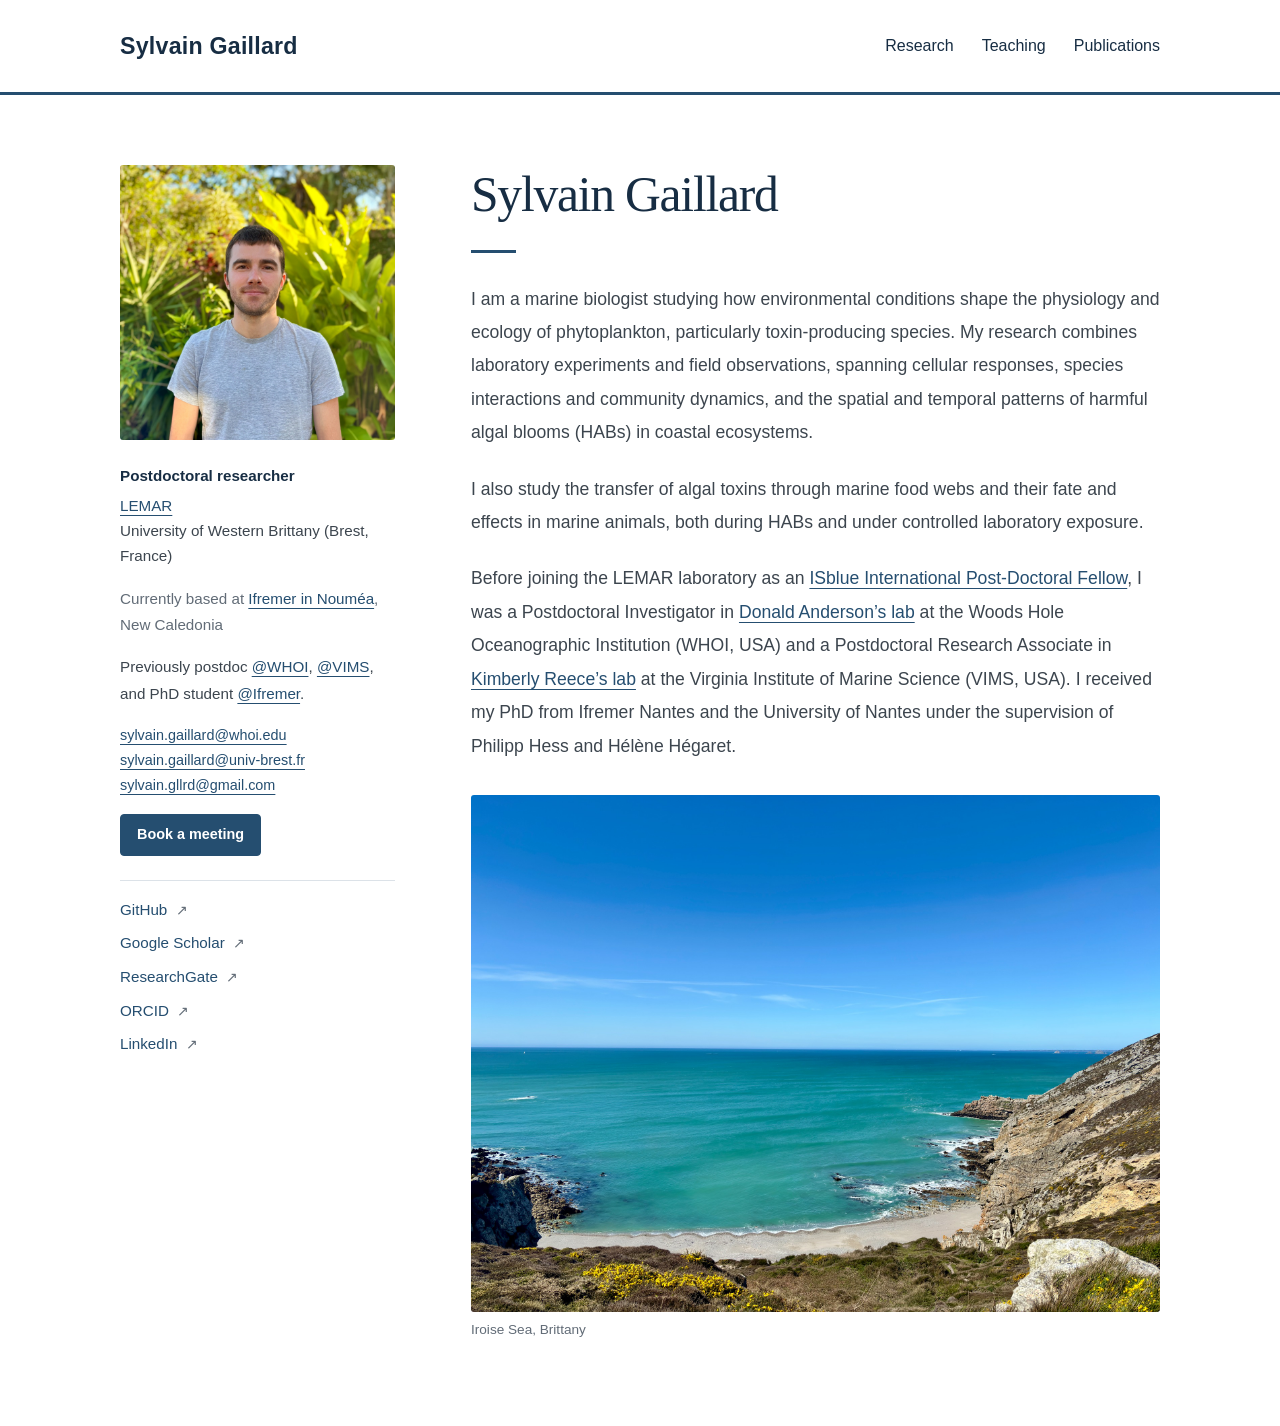
<file: index.html>
<!doctype html>
<html lang="en">
<head>
  <meta charset="utf-8">
  <meta name="viewport" content="width=device-width, initial-scale=1">
  <title>Sylvain Gaillard | Marine Biologist</title>
  <meta name="description" content="Sylvain Gaillard, marine biologist at LEMAR, University of Western Brittany, studying phytoplankton, harmful algal blooms, and marine toxins.">
  <meta name="theme-color" content="#172d43">
  <link rel="canonical" href="https://sylvaingaillard44.github.io/">
  <link rel="icon" type="image/svg+xml" href="assets/favicon.svg">
  <link rel="stylesheet" href="style.css?v=home-photo-2">
  <script type="application/ld+json">
{
  "@context": "https://schema.org",
  "@graph": [
    {
      "@type": "Person",
      "@id": "https://sylvaingaillard44.github.io/#person",
      "name": "Sylvain Gaillard",
      "url": "https://sylvaingaillard44.github.io/",
      "image": "https://sylvaingaillard44.github.io/assets/sylvain-gaillard.jpeg",
      "jobTitle": "Postdoctoral researcher",
      "affiliation": {
        "@type": "Organization",
        "name": "LEMAR, University of Western Brittany"
      },
      "description": "Sylvain Gaillard, marine biologist at LEMAR, University of Western Brittany, studying phytoplankton, harmful algal blooms, and marine toxins.",
      "knowsAbout": [
        "Marine biology",
        "Phytoplankton physiology and ecology",
        "Harmful algal blooms",
        "Marine toxins",
        "Dinophysis",
        "Shellfish toxicity"
      ],
      "sameAs": [
        "https://orcid.org/0000-0001-5592-4460",
        "https://scholar.google.fr/citations?user=MmAtBHYAAAAJ",
        "https://www.researchgate.net/profile/Sylvain_Gaillard4",
        "https://www.linkedin.com/in/sylvain-gaillard-9b6319aa/",
        "https://github.com/SylvainGaillard44"
      ]
    },
    {
      "@type": "WebSite",
      "@id": "https://sylvaingaillard44.github.io/#website",
      "url": "https://sylvaingaillard44.github.io/",
      "name": "Sylvain Gaillard | Marine Biologist",
      "inLanguage": "en",
      "publisher": {
        "@id": "https://sylvaingaillard44.github.io/#person"
      }
    }
  ]
}
  </script>
</head>
<body>
  <a class="skip-link" href="#main">Skip to content</a>
  <header class="site-header">
    <div class="header-inner"><a class="site-name" href="./" aria-label="Sylvain Gaillard — home">Sylvain Gaillard</a><nav class="main-nav" aria-label="Main navigation"><a href="research.html">Research</a><a href="teaching.html">Teaching</a><a href="publications.html">Publications</a></nav></div>
  </header>
  <main id="main" class="layout">
    <aside class="profile" aria-label="Profile and contact details">
      <img class="portrait" src="assets/sylvain-gaillard.jpeg" alt="Sylvain Gaillard outdoors in front of tropical greenery" width="1775" height="1408" fetchpriority="high">
      <div class="profile-details">
        <p class="position">Postdoctoral researcher</p>
        <p class="affiliation"><a href="https://www-iuem.univ-brest.fr/lemar/">LEMAR</a><br>University of Western Brittany (Brest, France)</p>
        <p class="location">Currently based at <a href="https://nouvelle-caledonie.ifremer.fr/">Ifremer in Nouméa</a>, New Caledonia</p>
        <p class="previous-positions">Previously postdoc <a href="https://www.whoi.edu/">@WHOI</a>, <a href="https://www.vims.edu/">@VIMS</a>, and PhD student <a href="https://www.ifremer.fr/en/sites/ifremer-atlantic">@Ifremer</a>.</p>
        <a class="email" href="mailto:sylvain.gaillard@whoi.edu">sylvain.gaillard@whoi.edu</a>
        <a class="email" href="mailto:sylvain.gaillard@univ-brest.fr">sylvain.gaillard@univ-brest.fr</a>
        <a class="email" href="mailto:sylvain.gllrd@gmail.com">sylvain.gllrd@gmail.com</a>
        <a class="meeting-button" href="https://calendar.app.google/4NpEWUiBq5aWFsDN9" target="_blank" rel="noopener noreferrer">Book a meeting</a>
        <nav class="profile-links" aria-label="Academic and professional profiles">
          <a href="https://github.com/SylvainGaillard44">GitHub <span aria-hidden="true">↗</span></a>
          <a href="https://scholar.google.fr/citations?user=MmAtBHYAAAAJ&hl=en">Google Scholar <span aria-hidden="true">↗</span></a>
          <a href="https://www.researchgate.net/profile/Sylvain_Gaillard4">ResearchGate <span aria-hidden="true">↗</span></a>
          <a href="https://orcid.org/0000-0001-5592-4460">ORCID <span aria-hidden="true">↗</span></a>
          <a href="https://www.linkedin.com/in/sylvain-gaillard-9b6319aa/">LinkedIn <span aria-hidden="true">↗</span></a>
          
        </nav>
      </div>
    </aside>
    <article class="introduction">
      <h1>Sylvain Gaillard</h1>
      <div class="accent" aria-hidden="true"></div>
      <p>I am a marine biologist studying how environmental conditions shape the physiology and ecology of phytoplankton, particularly toxin-producing species. My research combines laboratory experiments and field observations, spanning cellular responses, species interactions and community dynamics, and the spatial and temporal patterns of harmful algal blooms (HABs) in coastal ecosystems.</p>
      <p>I also study the transfer of algal toxins through marine food webs and their fate and effects in marine animals, both during HABs and under controlled laboratory exposure.</p>
      <p>Before joining the LEMAR laboratory as an <a href="https://isblue.fr/actualites/portrait/biologiste-marin-sylvain-explore-la-toxicite-des-microalgues/">ISblue International Post-Doctoral Fellow</a>, I was a Postdoctoral Investigator in <a href="https://www2.whoi.edu/site/andersonlab/">Donald Anderson’s lab</a> at the Woods Hole Oceanographic Institution (WHOI, USA) and a Postdoctoral Research Associate in <a href="https://www.vims.edu/people/reece_ks/">Kimberly Reece’s lab</a> at the Virginia Institute of Marine Science (VIMS, USA). I received my PhD from Ifremer Nantes and the University of Nantes under the supervision of Philipp Hess and Hélène Hégaret.</p>
      <figure class="home-landscape">
        <img src="assets/iroise-sea-brittany.jpeg" alt="Turquoise waters, a sandy beach, and rocky cliffs along the Iroise Sea in Brittany" width="2048" height="1536" loading="lazy" decoding="async">
        <figcaption>Iroise Sea, Brittany</figcaption>
      </figure>
    </article>
  </main>
</body>
</html>
</file>
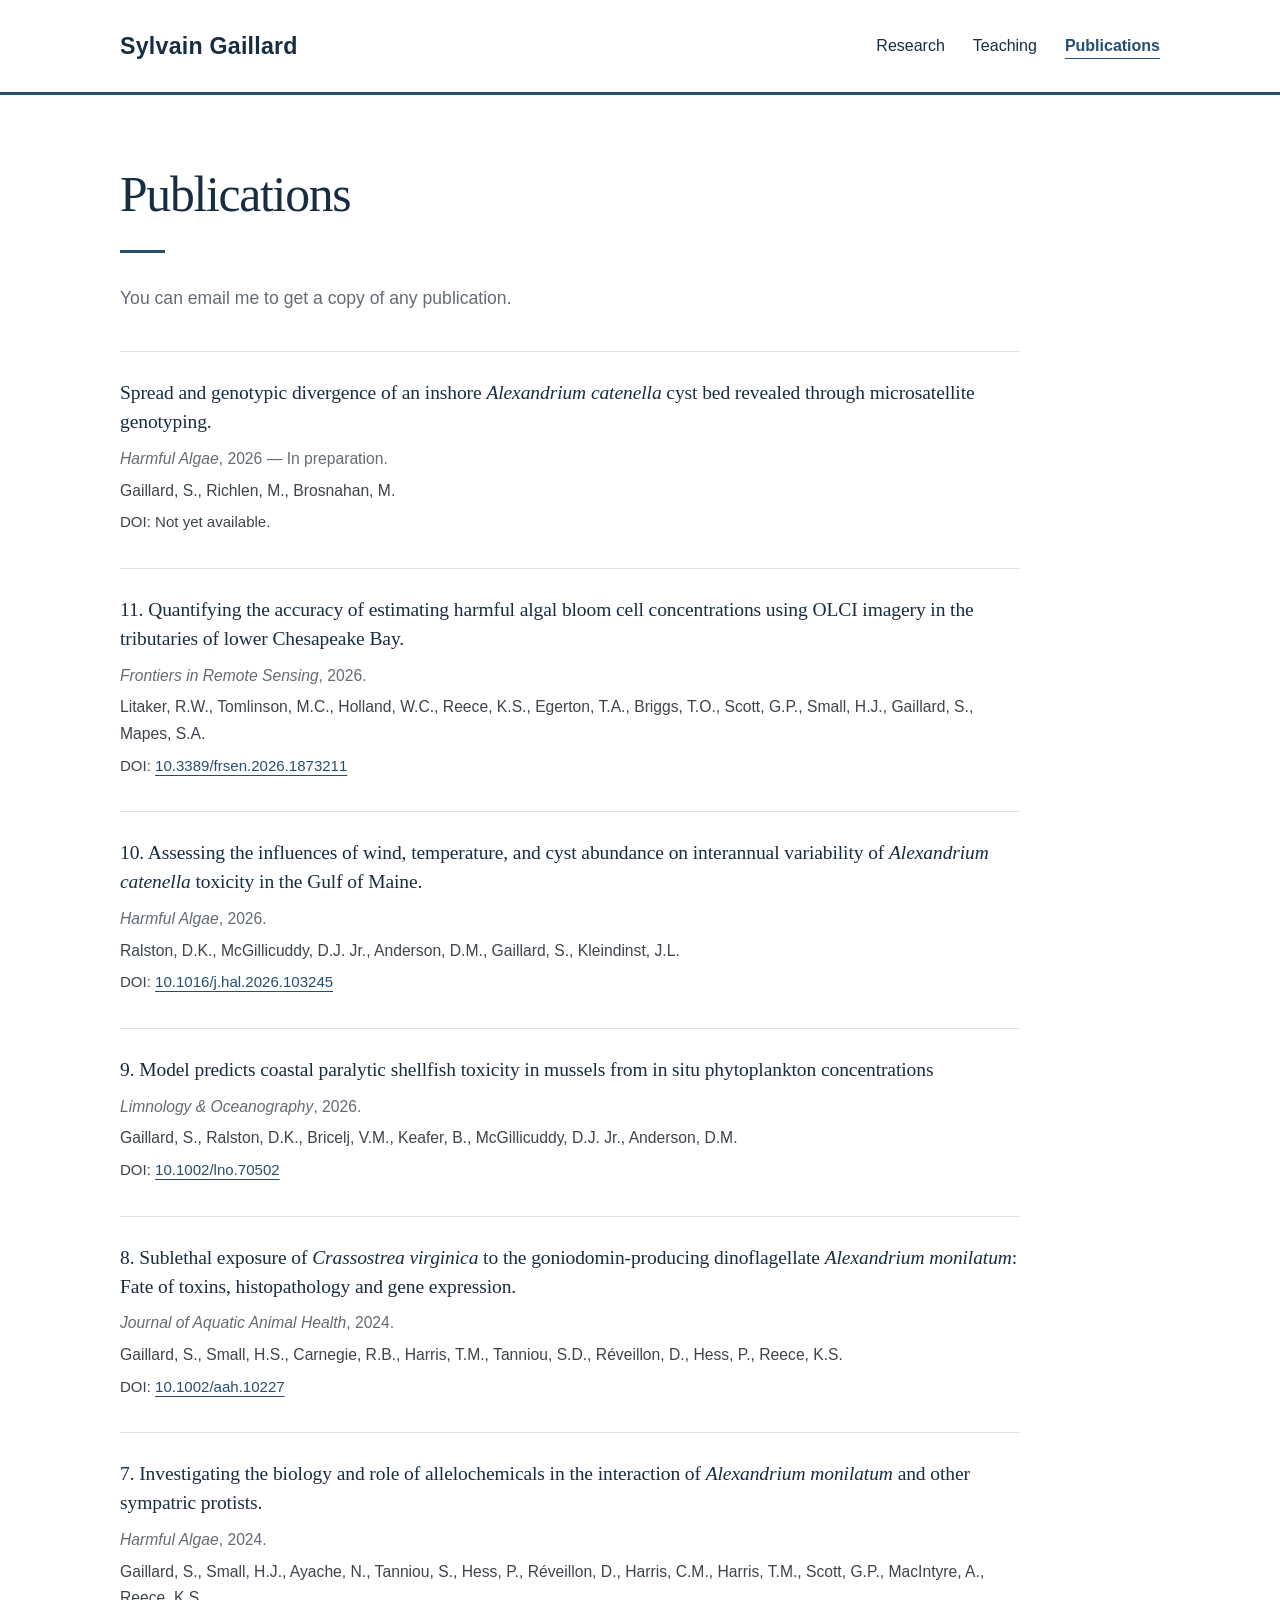
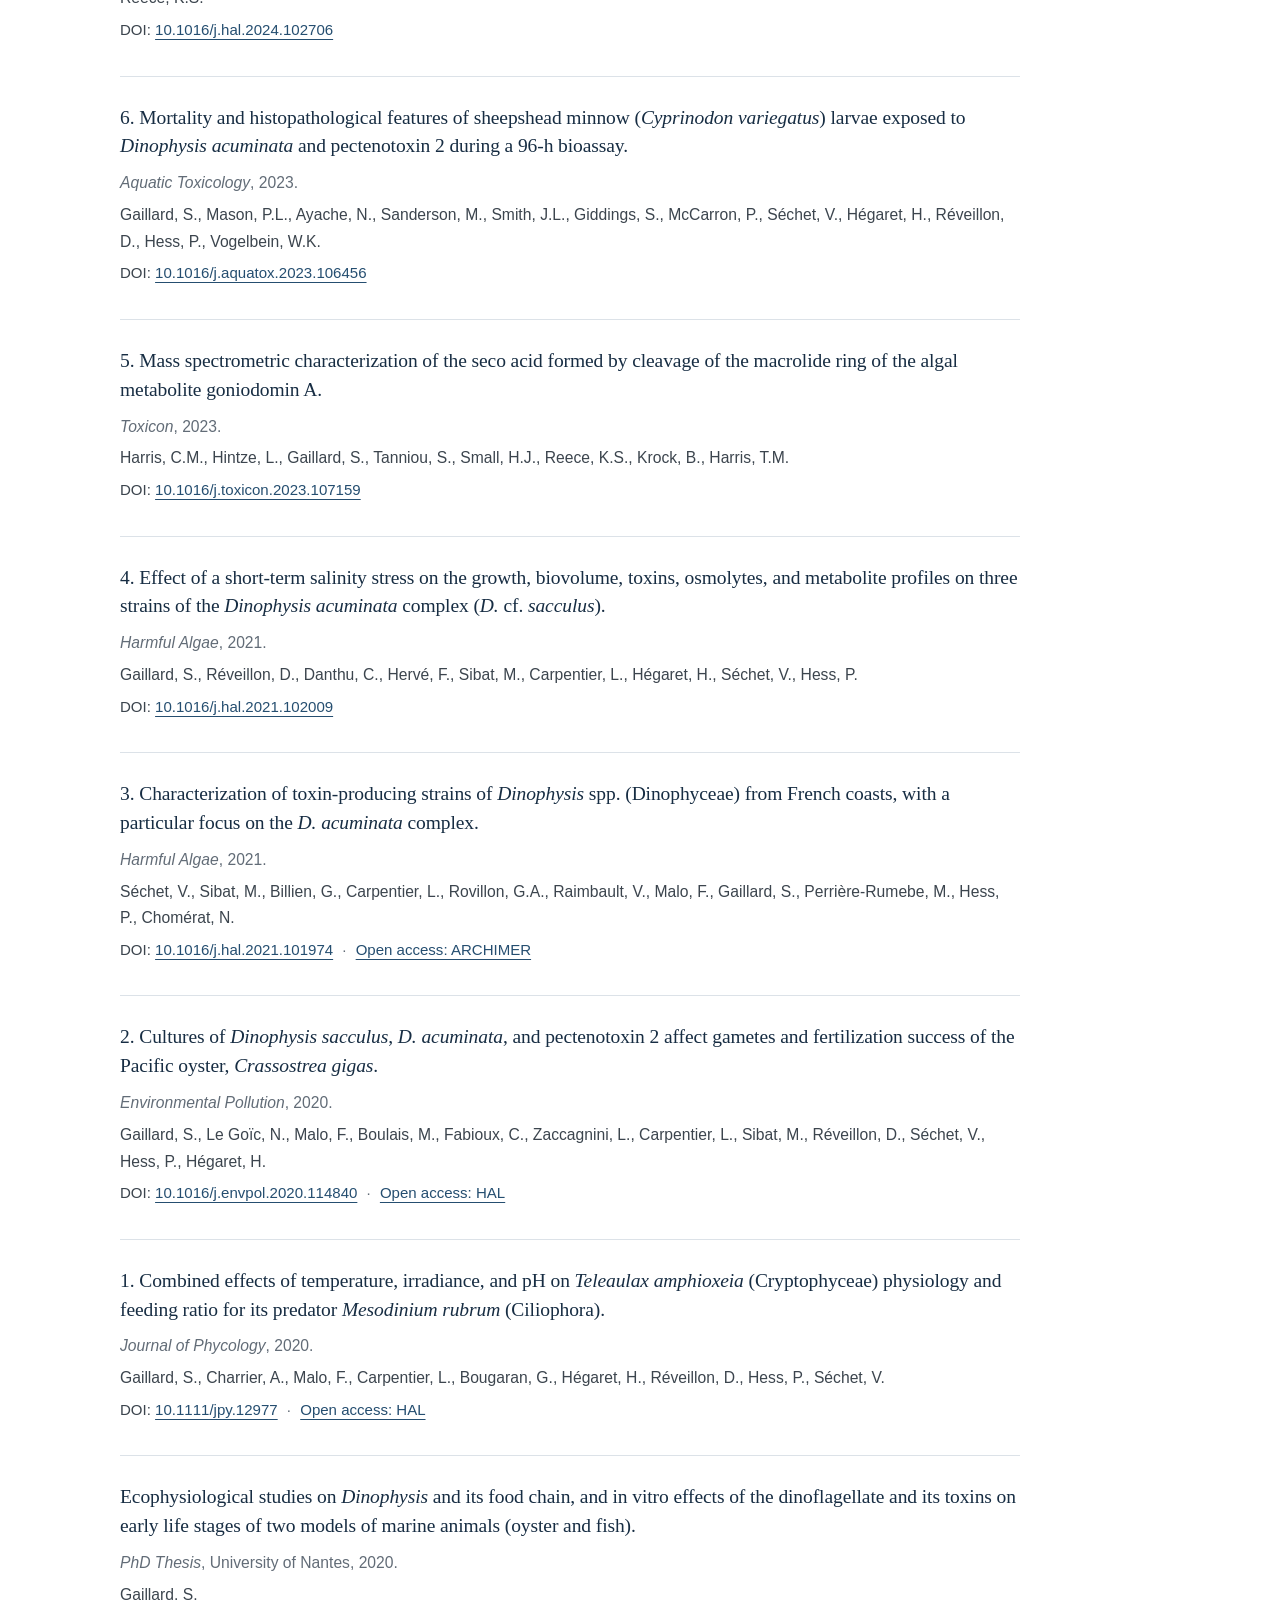
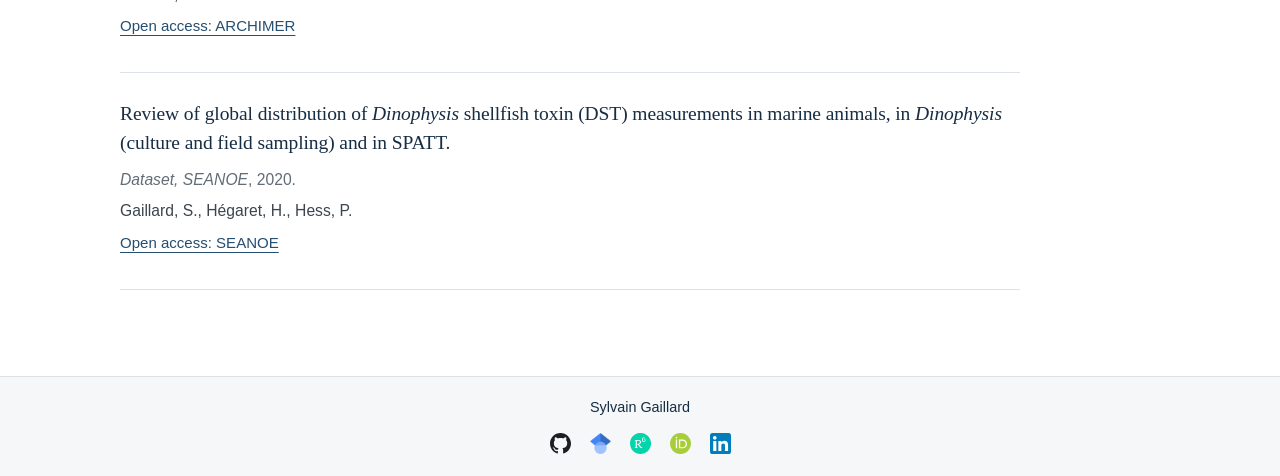
<file: publications.html>
<!doctype html>
<html lang="en">
<head>
  <meta charset="utf-8">
  <meta name="viewport" content="width=device-width, initial-scale=1">
  <title>Publications | Sylvain Gaillard</title>
  <meta name="description" content="Scientific publications, thesis, and research datasets by Sylvain Gaillard on phytoplankton, harmful algal blooms, and marine toxins.">
  <meta name="theme-color" content="#172d43">
  <link rel="canonical" href="https://sylvaingaillard44.github.io/publications.html">
  <link rel="icon" type="image/svg+xml" href="assets/favicon.svg">
  <link rel="stylesheet" href="style.css">
</head>
<body>
  <a class="skip-link" href="#main">Skip to content</a>
  <header class="site-header">
    <div class="header-inner"><a class="site-name" href="./" aria-label="Sylvain Gaillard — home">Sylvain Gaillard</a><nav class="main-nav" aria-label="Main navigation"><a href="research.html">Research</a><a href="teaching.html">Teaching</a><a href="publications.html" aria-current="page">Publications</a></nav></div>
  </header>
  <main id="main" class="content-page publications-page">
    <h1>Publications</h1>
    <div class="accent" aria-hidden="true"></div>
    <p class="publication-intro">You can email me to get a copy of any publication.</p>

    <section class="publication-list" aria-label="Publications and research outputs">
      <article class="publication-entry">
        <h2 class="publication-title">Spread and genotypic divergence of an inshore <em>Alexandrium catenella</em> cyst bed revealed through microsatellite genotyping.</h2>
        <p class="publication-journal"><em>Harmful Algae</em>, 2026 — In preparation.</p>
        <p class="publication-authors">Gaillard, S., Richlen, M., Brosnahan, M.</p>
        <p class="publication-links">DOI: Not yet available.</p>
      </article>

      <article class="publication-entry">
        <h2 class="publication-title">11. Quantifying the accuracy of estimating harmful algal bloom cell concentrations using OLCI imagery in the tributaries of lower Chesapeake Bay.</h2>
        <p class="publication-journal"><em>Frontiers in Remote Sensing</em>, 2026.</p>
        <p class="publication-authors">Litaker, R.W., Tomlinson, M.C., Holland, W.C., Reece, K.S., Egerton, T.A., Briggs, T.O., Scott, G.P., Small, H.J., Gaillard, S., Mapes, S.A.</p>
        <p class="publication-links">DOI: <a href="https://doi.org/10.3389/frsen.2026.1873211">10.3389/frsen.2026.1873211</a></p>
      </article>

      <article class="publication-entry">
        <h2 class="publication-title">10. Assessing the influences of wind, temperature, and cyst abundance on interannual variability of <em>Alexandrium catenella</em> toxicity in the Gulf of Maine.</h2>
        <p class="publication-journal"><em>Harmful Algae</em>, 2026.</p>
        <p class="publication-authors">Ralston, D.K., McGillicuddy, D.J. Jr., Anderson, D.M., Gaillard, S., Kleindinst, J.L.</p>
        <p class="publication-links">DOI: <a href="https://doi.org/10.1016/j.hal.2026.103245">10.1016/j.hal.2026.103245</a></p>
      </article>
      

      <article class="publication-entry">
        <h2 class="publication-title">9. Model predicts coastal paralytic shellfish toxicity in mussels from in situ phytoplankton concentrations</h2>
        <p class="publication-journal"><em>Limnology &amp; Oceanography</em>, 2026.</p>
        <p class="publication-authors">Gaillard, S., Ralston, D.K., Bricelj, V.M., Keafer, B., McGillicuddy, D.J. Jr., Anderson, D.M.</p>
        <p class="publication-links">DOI: <a href="https://doi.org/10.1002/lno.70502">10.1002/lno.70502</a></p>
      </article>

      <article class="publication-entry">
        <h2 class="publication-title">8. Sublethal exposure of <em>Crassostrea virginica</em> to the goniodomin-producing dinoflagellate <em>Alexandrium monilatum</em>: Fate of toxins, histopathology and gene expression.</h2>
        <p class="publication-journal"><em>Journal of Aquatic Animal Health</em>, 2024.</p>
        <p class="publication-authors">Gaillard, S., Small, H.S., Carnegie, R.B., Harris, T.M., Tanniou, S.D., Réveillon, D., Hess, P., Reece, K.S.</p>
        <p class="publication-links">DOI: <a href="https://doi.org/10.1002/aah.10227">10.1002/aah.10227</a></p>
      </article>

      <article class="publication-entry">
        <h2 class="publication-title">7. Investigating the biology and role of allelochemicals in the interaction of <em>Alexandrium monilatum</em> and other sympatric protists.</h2>
        <p class="publication-journal"><em>Harmful Algae</em>, 2024.</p>
        <p class="publication-authors">Gaillard, S., Small, H.J., Ayache, N., Tanniou, S., Hess, P., Réveillon, D., Harris, C.M., Harris, T.M., Scott, G.P., MacIntyre, A., Reece, K.S.</p>
        <p class="publication-links">DOI: <a href="https://doi.org/10.1016/j.hal.2024.102706">10.1016/j.hal.2024.102706</a></p>
      </article>

      <article class="publication-entry">
        <h2 class="publication-title">6. Mortality and histopathological features of sheepshead minnow (<em>Cyprinodon variegatus</em>) larvae exposed to <em>Dinophysis acuminata</em> and pectenotoxin 2 during a 96-h bioassay.</h2>
        <p class="publication-journal"><em>Aquatic Toxicology</em>, 2023.</p>
        <p class="publication-authors">Gaillard, S., Mason, P.L., Ayache, N., Sanderson, M., Smith, J.L., Giddings, S., McCarron, P., Séchet, V., Hégaret, H., Réveillon, D., Hess, P., Vogelbein, W.K.</p>
        <p class="publication-links">DOI: <a href="https://doi.org/10.1016/j.aquatox.2023.106456">10.1016/j.aquatox.2023.106456</a></p>
      </article>

      <article class="publication-entry">
        <h2 class="publication-title">5. Mass spectrometric characterization of the seco acid formed by cleavage of the macrolide ring of the algal metabolite goniodomin A.</h2>
        <p class="publication-journal"><em>Toxicon</em>, 2023.</p>
        <p class="publication-authors">Harris, C.M., Hintze, L., Gaillard, S., Tanniou, S., Small, H.J., Reece, K.S., Krock, B., Harris, T.M.</p>
        <p class="publication-links">DOI: <a href="https://doi.org/10.1016/j.toxicon.2023.107159">10.1016/j.toxicon.2023.107159</a></p>
      </article>

      <article class="publication-entry">
        <h2 class="publication-title">4. Effect of a short-term salinity stress on the growth, biovolume, toxins, osmolytes, and metabolite profiles on three strains of the <em>Dinophysis acuminata</em> complex (<em>D.</em> cf. <em>sacculus</em>).</h2>
        <p class="publication-journal"><em>Harmful Algae</em>, 2021.</p>
        <p class="publication-authors">Gaillard, S., Réveillon, D., Danthu, C., Hervé, F., Sibat, M., Carpentier, L., Hégaret, H., Séchet, V., Hess, P.</p>
        <p class="publication-links">DOI: <a href="https://doi.org/10.1016/j.hal.2021.102009">10.1016/j.hal.2021.102009</a></p>
      </article>

      <article class="publication-entry">
        <h2 class="publication-title">3. Characterization of toxin-producing strains of <em>Dinophysis</em> spp. (Dinophyceae) from French coasts, with a particular focus on the <em>D. acuminata</em> complex.</h2>
        <p class="publication-journal"><em>Harmful Algae</em>, 2021.</p>
        <p class="publication-authors">Séchet, V., Sibat, M., Billien, G., Carpentier, L., Rovillon, G.A., Raimbault, V., Malo, F., Gaillard, S., Perrière-Rumebe, M., Hess, P., Chomérat, N.</p>
        <p class="publication-links">DOI: <a href="https://doi.org/10.1016/j.hal.2021.101974">10.1016/j.hal.2021.101974</a><span class="link-separator" aria-hidden="true"> · </span><a href="https://archimer.ifremer.fr/doc/00679/79081/81880.pdf">Open access: ARCHIMER</a></p>
      </article>

      <article class="publication-entry">
        <h2 class="publication-title">2. Cultures of <em>Dinophysis sacculus</em>, <em>D. acuminata</em>, and pectenotoxin 2 affect gametes and fertilization success of the Pacific oyster, <em>Crassostrea gigas</em>.</h2>
        <p class="publication-journal"><em>Environmental Pollution</em>, 2020.</p>
        <p class="publication-authors">Gaillard, S., Le Goïc, N., Malo, F., Boulais, M., Fabioux, C., Zaccagnini, L., Carpentier, L., Sibat, M., Réveillon, D., Séchet, V., Hess, P., Hégaret, H.</p>
        <p class="publication-links">DOI: <a href="https://doi.org/10.1016/j.envpol.2020.114840">10.1016/j.envpol.2020.114840</a><span class="link-separator" aria-hidden="true"> · </span><a href="https://hal.archives-ouvertes.fr/hal-02880050">Open access: HAL</a></p>
      </article>

      <article class="publication-entry">
        <h2 class="publication-title">1. Combined effects of temperature, irradiance, and pH on <em>Teleaulax amphioxeia</em> (Cryptophyceae) physiology and feeding ratio for its predator <em>Mesodinium rubrum</em> (Ciliophora).</h2>
        <p class="publication-journal"><em>Journal of Phycology</em>, 2020.</p>
        <p class="publication-authors">Gaillard, S., Charrier, A., Malo, F., Carpentier, L., Bougaran, G., Hégaret, H., Réveillon, D., Hess, P., Séchet, V.</p>
        <p class="publication-links">DOI: <a href="https://doi.org/10.1111/jpy.12977">10.1111/jpy.12977</a><span class="link-separator" aria-hidden="true"> · </span><a href="https://hal.archives-ouvertes.fr/hal-02880016">Open access: HAL</a></p>
      </article>

      <article class="publication-entry">
        <h2 class="publication-title">Ecophysiological studies on <em>Dinophysis</em> and its food chain, and in vitro effects of the dinoflagellate and its toxins on early life stages of two models of marine animals (oyster and fish).</h2>
        <p class="publication-journal"><em>PhD Thesis</em>, University of Nantes, 2020.</p>
        <p class="publication-authors">Gaillard, S.</p>
        <p class="publication-links"><a href="https://archimer.ifremer.fr/doc/00666/77807/">Open access: ARCHIMER</a></p>
      </article>

      <article class="publication-entry">
        <h2 class="publication-title">Review of global distribution of <em>Dinophysis</em> shellfish toxin (DST) measurements in marine animals, in <em>Dinophysis</em> (culture and field sampling) and in SPATT.</h2>
        <p class="publication-journal"><em>Dataset, SEANOE</em>, 2020.</p>
        <p class="publication-authors">Gaillard, S., Hégaret, H., Hess, P.</p>
        <p class="publication-links"><a href="https://doi.org/10.17882/76433">Open access: SEANOE</a></p>
      </article>
    </section>
  </main>
  <footer class="site-footer">
    <div class="footer-inner">
      <a class="footer-name" href="./">Sylvain Gaillard</a>
      <nav class="footer-social" aria-label="Social profiles">
        <a href="https://github.com/SylvainGaillard44" target="_blank" rel="noopener" aria-label="GitHub profile"><img src="assets/github.svg" alt="" width="22" height="22"></a>
        <a href="https://scholar.google.fr/citations?user=MmAtBHYAAAAJ&hl=en" target="_blank" rel="noopener" aria-label="Google Scholar profile"><img src="assets/Google_Scholar_logo.svg.webp" alt="" width="22" height="22"></a>
        <a href="https://www.researchgate.net/profile/Sylvain_Gaillard4" target="_blank" rel="noopener" aria-label="ResearchGate profile"><img src="assets/researchgate.svg" alt="" width="22" height="22"></a>
        <a href="https://orcid.org/0000-0001-5592-4460" target="_blank" rel="noopener" aria-label="ORCID profile"><img src="assets/orcid.svg" alt="" width="22" height="22"></a>
        <a href="https://www.linkedin.com/in/sylvain-gaillard-9b6319aa/" target="_blank" rel="noopener" aria-label="LinkedIn profile"><img src="assets/linkedin.svg" alt="" width="22" height="22"></a>
        
      </nav>
    </div>
  </footer>
</body>
</html>
</file>
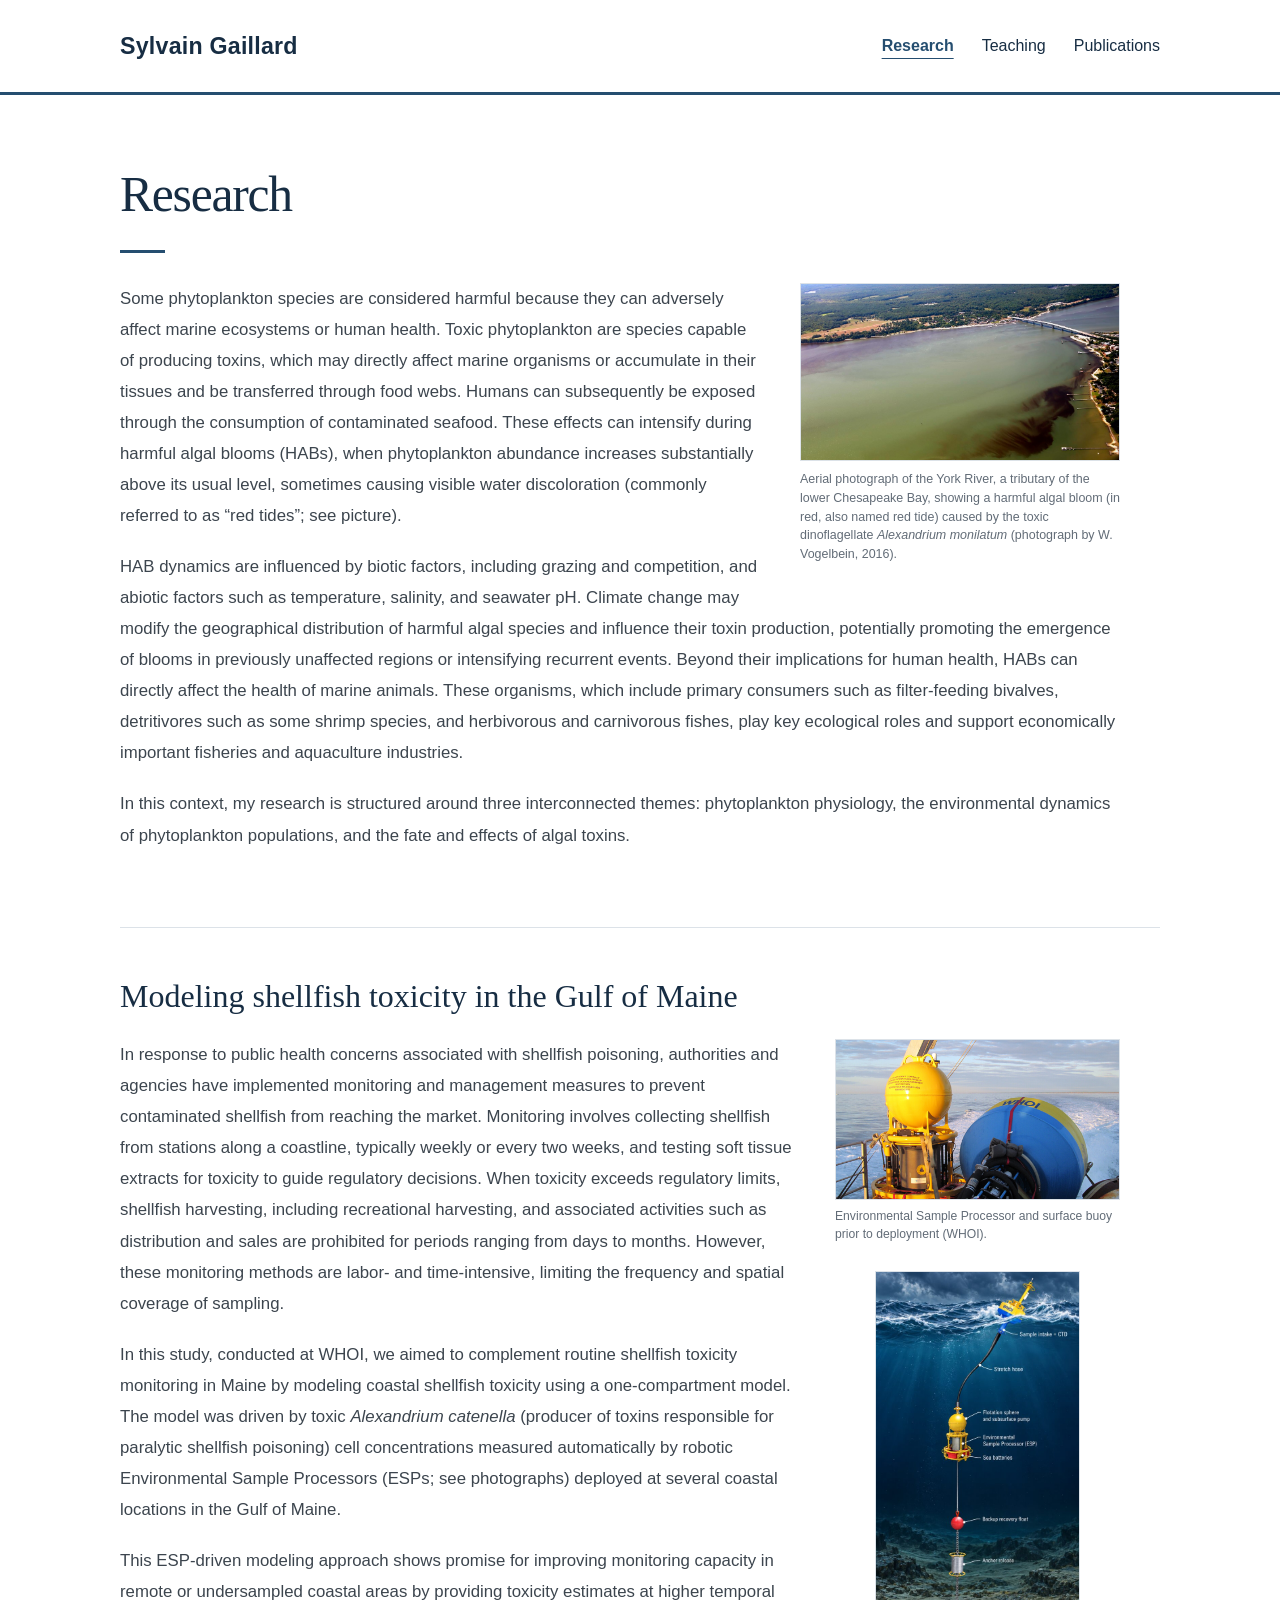
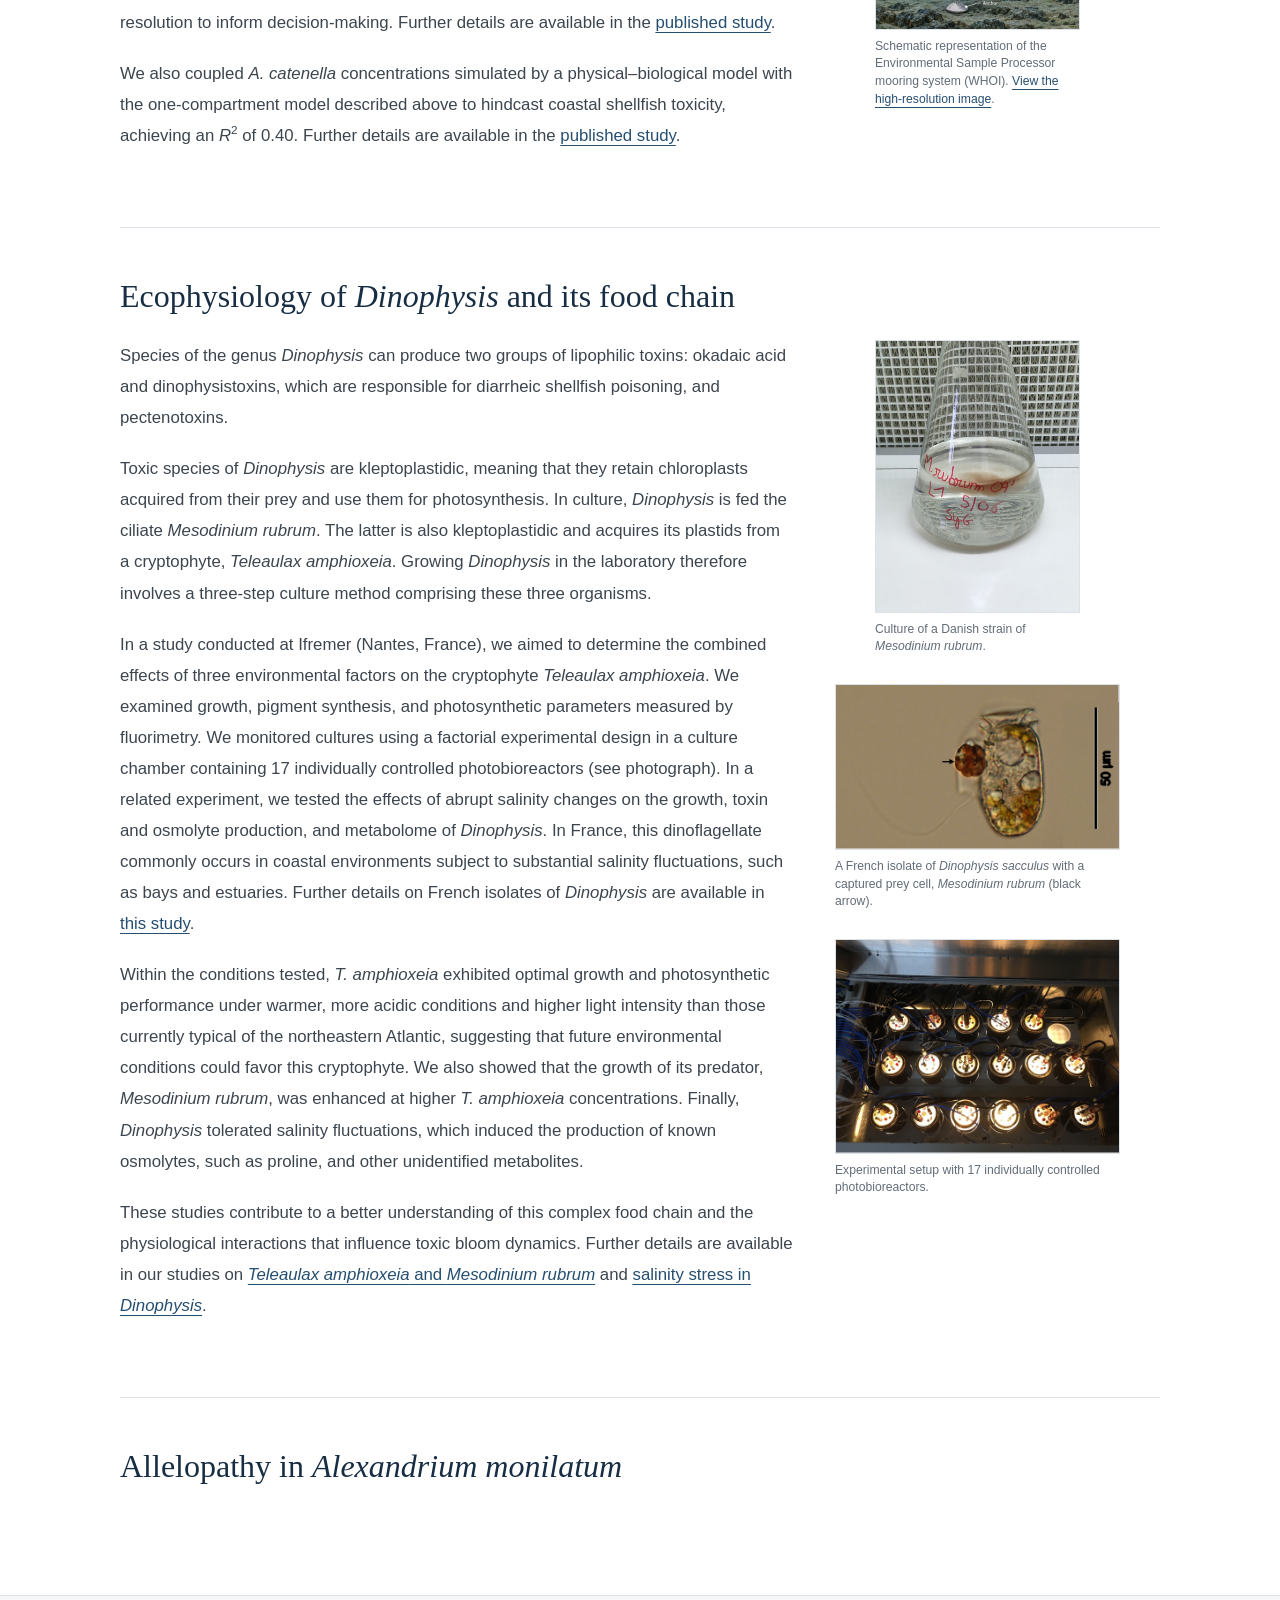
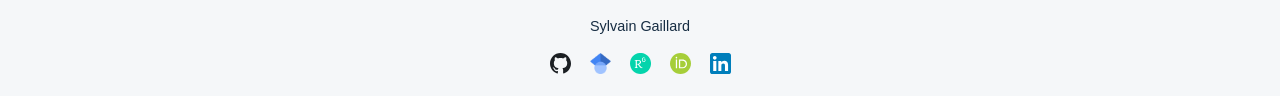
<file: research.html>
<!doctype html>
<html lang="en">
<head>
  <meta charset="utf-8">
  <meta name="viewport" content="width=device-width, initial-scale=1">
  <title>Research | Sylvain Gaillard</title>
  <meta name="description" content="Sylvain Gaillard's research on toxic phytoplankton, Dinophysis ecophysiology, harmful algal blooms, and modeling shellfish toxicity.">
  <meta name="theme-color" content="#172d43">
  <link rel="canonical" href="https://sylvaingaillard44.github.io/research.html">
  <link rel="icon" type="image/svg+xml" href="assets/favicon.svg">
  <link rel="stylesheet" href="style.css">
</head>
<body>
  <a class="skip-link" href="#main">Skip to content</a>
  <header class="site-header">
    <div class="header-inner"><a class="site-name" href="./" aria-label="Sylvain Gaillard — home">Sylvain Gaillard</a><nav class="main-nav" aria-label="Main navigation"><a href="research.html" aria-current="page">Research</a><a href="teaching.html">Teaching</a><a href="publications.html">Publications</a></nav></div>
  </header>
  <main id="main" class="content-page">
    <h1>Research</h1>
    <div class="accent" aria-hidden="true"></div>
    <section class="research-introduction" aria-label="Research overview">
      <figure class="research-intro-figure">
        <img src="assets/york-river-alexandrium-monilatum-bloom.jpg" alt="Aerial view of a red harmful algal bloom in the York River" width="1003" height="557">
        <figcaption>Aerial photograph of the York River, a tributary of the lower Chesapeake Bay, showing a harmful algal bloom (in red, also named red tide) caused by the toxic dinoflagellate <em>Alexandrium monilatum</em> (photograph by W. Vogelbein, 2016).</figcaption>
      </figure>
      <p>Some phytoplankton species are considered harmful because they can adversely affect marine ecosystems or human health. Toxic phytoplankton are species capable of producing toxins, which may directly affect marine organisms or accumulate in their tissues and be transferred through food webs. Humans can subsequently be exposed through the consumption of contaminated seafood. These effects can intensify during harmful algal blooms (HABs), when phytoplankton abundance increases substantially above its usual level, sometimes causing visible water discoloration (commonly referred to as “red tides”; see picture).</p>
      <p>HAB dynamics are influenced by biotic factors, including grazing and competition, and abiotic factors such as temperature, salinity, and seawater pH. Climate change may modify the geographical distribution of harmful algal species and influence their toxin production, potentially promoting the emergence of blooms in previously unaffected regions or intensifying recurrent events. Beyond their implications for human health, HABs can directly affect the health of marine animals. These organisms, which include primary consumers such as filter-feeding bivalves, detritivores such as some shrimp species, and herbivorous and carnivorous fishes, play key ecological roles and support economically important fisheries and aquaculture industries.</p>
      <p>In this context, my research is structured around three interconnected themes: phytoplankton physiology, the environmental dynamics of phytoplankton populations, and the fate and effects of algal toxins.</p>
    </section>

    <hr class="research-divider">

    <section class="research-project" aria-labelledby="esp-study-title">
      <h2 id="esp-study-title">Modeling shellfish toxicity in the Gulf of Maine</h2>
      <div class="research-project-layout">
        <div class="research-project-text">
          <p>In response to public health concerns associated with shellfish poisoning, authorities and agencies have implemented monitoring and management measures to prevent contaminated shellfish from reaching the market. Monitoring involves collecting shellfish from stations along a coastline, typically weekly or every two weeks, and testing soft tissue extracts for toxicity to guide regulatory decisions. When toxicity exceeds regulatory limits, shellfish harvesting, including recreational harvesting, and associated activities such as distribution and sales are prohibited for periods ranging from days to months. However, these monitoring methods are labor- and time-intensive, limiting the frequency and spatial coverage of sampling.</p>
          <p>In this study, conducted at WHOI, we aimed to complement routine shellfish toxicity monitoring in Maine by modeling coastal shellfish toxicity using a one-compartment model. The model was driven by toxic <em>Alexandrium catenella</em> (producer of toxins responsible for paralytic shellfish poisoning) cell concentrations measured automatically by robotic Environmental Sample Processors (ESPs; see photographs) deployed at several coastal locations in the Gulf of Maine.</p>
          <p>This ESP-driven modeling approach shows promise for improving monitoring capacity in remote or undersampled coastal areas by providing toxicity estimates at higher temporal resolution to inform decision-making. Further details are available in the <a href="https://doi.org/10.1002/lno.70502" target="_blank" rel="noopener">published study</a>.</p>
          <p>We also coupled <em>A. catenella</em> concentrations simulated by a physical–biological model with the one-compartment model described above to hindcast coastal shellfish toxicity, achieving an <em>R</em><sup>2</sup> of 0.40. Further details are available in the <a href="https://www.sciencedirect.com/science/article/pii/S1568988326001976?via%3Dihub" target="_blank" rel="noopener">published study</a>.</p>
        </div>

        <aside class="research-figures" aria-label="Environmental Sample Processor photographs">
          <figure class="research-figure">
            <img src="assets/esp-deployment-photo.jpg" alt="Environmental Sample Processor and WHOI surface buoy on a research vessel" width="1000" height="562">
            <figcaption>Environmental Sample Processor and surface buoy prior to deployment (WHOI).</figcaption>
          </figure>
          <figure class="research-figure research-figure-diagram">
            <img src="assets/esp-mooring-diagram.jpg" alt="Diagram of the Environmental Sample Processor mooring system from the surface buoy to the seabed anchor" width="600" height="1053">
            <figcaption>Schematic representation of the Environmental Sample Processor mooring system (WHOI). <a href="https://github.com/SylvainGaillard44/sylvaingaillard44.github.io/blob/main/assets/esp-mooring-diagram.jpg" target="_blank" rel="noopener">View the high-resolution image</a>.</figcaption>
          </figure>
        </aside>
      </div>
    </section>
    
        <hr class="research-divider">
    

    <section class="research-project" aria-labelledby="dinophysis-title">
      <h2 id="dinophysis-title">Ecophysiology of <em>Dinophysis</em> and its food chain</h2>
      <div class="research-project-layout">
        <div class="research-project-text">
          <p>Species of the genus <em>Dinophysis</em> can produce two groups of lipophilic toxins: okadaic acid and dinophysistoxins, which are responsible for diarrheic shellfish poisoning, and pectenotoxins.</p>
          <p>Toxic species of <em>Dinophysis</em> are kleptoplastidic, meaning that they retain chloroplasts acquired from their prey and use them for photosynthesis. In culture, <em>Dinophysis</em> is fed the ciliate <em>Mesodinium rubrum</em>. The latter is also kleptoplastidic and acquires its plastids from a cryptophyte, <em>Teleaulax amphioxeia</em>. Growing <em>Dinophysis</em> in the laboratory therefore involves a three-step culture method comprising these three organisms.</p>
          <p>In a study conducted at Ifremer (Nantes, France), we aimed to determine the combined effects of three environmental factors on the cryptophyte <em>Teleaulax amphioxeia</em>. We examined growth, pigment synthesis, and photosynthetic parameters measured by fluorimetry. We monitored cultures using a factorial experimental design in a culture chamber containing 17 individually controlled photobioreactors (see photograph). In a related experiment, we tested the effects of abrupt salinity changes on the growth, toxin and osmolyte production, and metabolome of <em>Dinophysis</em>. In France, this dinoflagellate commonly occurs in coastal environments subject to substantial salinity fluctuations, such as bays and estuaries. Further details on French isolates of <em>Dinophysis</em> are available in <a href="https://doi.org/10.1016/j.hal.2021.101974" target="_blank" rel="noopener">this study</a>.</p>
          <p>Within the conditions tested, <em>T. amphioxeia</em> exhibited optimal growth and photosynthetic performance under warmer, more acidic conditions and higher light intensity than those currently typical of the northeastern Atlantic, suggesting that future environmental conditions could favor this cryptophyte. We also showed that the growth of its predator, <em>Mesodinium rubrum</em>, was enhanced at higher <em>T. amphioxeia</em> concentrations. Finally, <em>Dinophysis</em> tolerated salinity fluctuations, which induced the production of known osmolytes, such as proline, and other unidentified metabolites.</p>
          <p>These studies contribute to a better understanding of this complex food chain and the physiological interactions that influence toxic bloom dynamics. Further details are available in our studies on <a href="https://doi.org/10.1111/jpy.12977" target="_blank" rel="noopener"><em>Teleaulax amphioxeia</em> and <em>Mesodinium rubrum</em></a> and <a href="https://doi.org/10.1016/j.hal.2021.102009" target="_blank" rel="noopener">salinity stress in <em>Dinophysis</em></a>.</p>
        </div>
        <aside class="research-figures" aria-label="Dinophysis and its prey">
          <figure class="research-figure" style="max-width:205px">
            <img src="assets/mesodinium-rubrum-culture.png" alt="Flask containing a culture of a Danish strain of Mesodinium rubrum" width="768" height="1024" loading="lazy">
            <figcaption>Culture of a Danish strain of <em>Mesodinium rubrum</em>.</figcaption>
          </figure>
          <figure class="research-figure">
            <img src="assets/dinophysis-sacculus-prey.png" alt="French isolate of Dinophysis sacculus with captured Mesodinium rubrum indicated by a black arrow; scale bar 50 micrometres" width="648" height="376" loading="lazy">
            <figcaption>A French isolate of <em>Dinophysis sacculus</em> with a captured prey cell, <em>Mesodinium rubrum</em> (black arrow).</figcaption>
          </figure>
          <figure class="research-figure">
            <img src="assets/photobioreactor-experimental-setup.png" alt="Experimental culture chamber with 17 individually controlled photobioreactors" width="642" height="482" loading="lazy">
            <figcaption>Experimental setup with 17 individually controlled photobioreactors.</figcaption>
          </figure>
        </aside>
      </div>
    </section>

    <hr class="research-divider">

    <section class="research-project" aria-labelledby="allelopathy-title">
      <h2 id="allelopathy-title">Allelopathy in <em>Alexandrium monilatum</em></h2>
    </section>
  </main>
  <footer class="site-footer">
    <div class="footer-inner">
      <a class="footer-name" href="./">Sylvain Gaillard</a>
      <nav class="footer-social" aria-label="Social profiles">
        <a href="https://github.com/SylvainGaillard44" target="_blank" rel="noopener" aria-label="GitHub profile"><img src="assets/github.svg" alt="" width="22" height="22"></a>
        <a href="https://scholar.google.fr/citations?user=MmAtBHYAAAAJ&hl=en" target="_blank" rel="noopener" aria-label="Google Scholar profile"><img src="assets/Google_Scholar_logo.svg.webp" alt="" width="22" height="22"></a>
        <a href="https://www.researchgate.net/profile/Sylvain_Gaillard4" target="_blank" rel="noopener" aria-label="ResearchGate profile"><img src="assets/researchgate.svg" alt="" width="22" height="22"></a>
        <a href="https://orcid.org/0000-0001-5592-4460" target="_blank" rel="noopener" aria-label="ORCID profile"><img src="assets/orcid.svg" alt="" width="22" height="22"></a>
        <a href="https://www.linkedin.com/in/sylvain-gaillard-9b6319aa/" target="_blank" rel="noopener" aria-label="LinkedIn profile"><img src="assets/linkedin.svg" alt="" width="22" height="22"></a>
      </nav>
    </div>
  </footer>
</body>
</html>
</file>
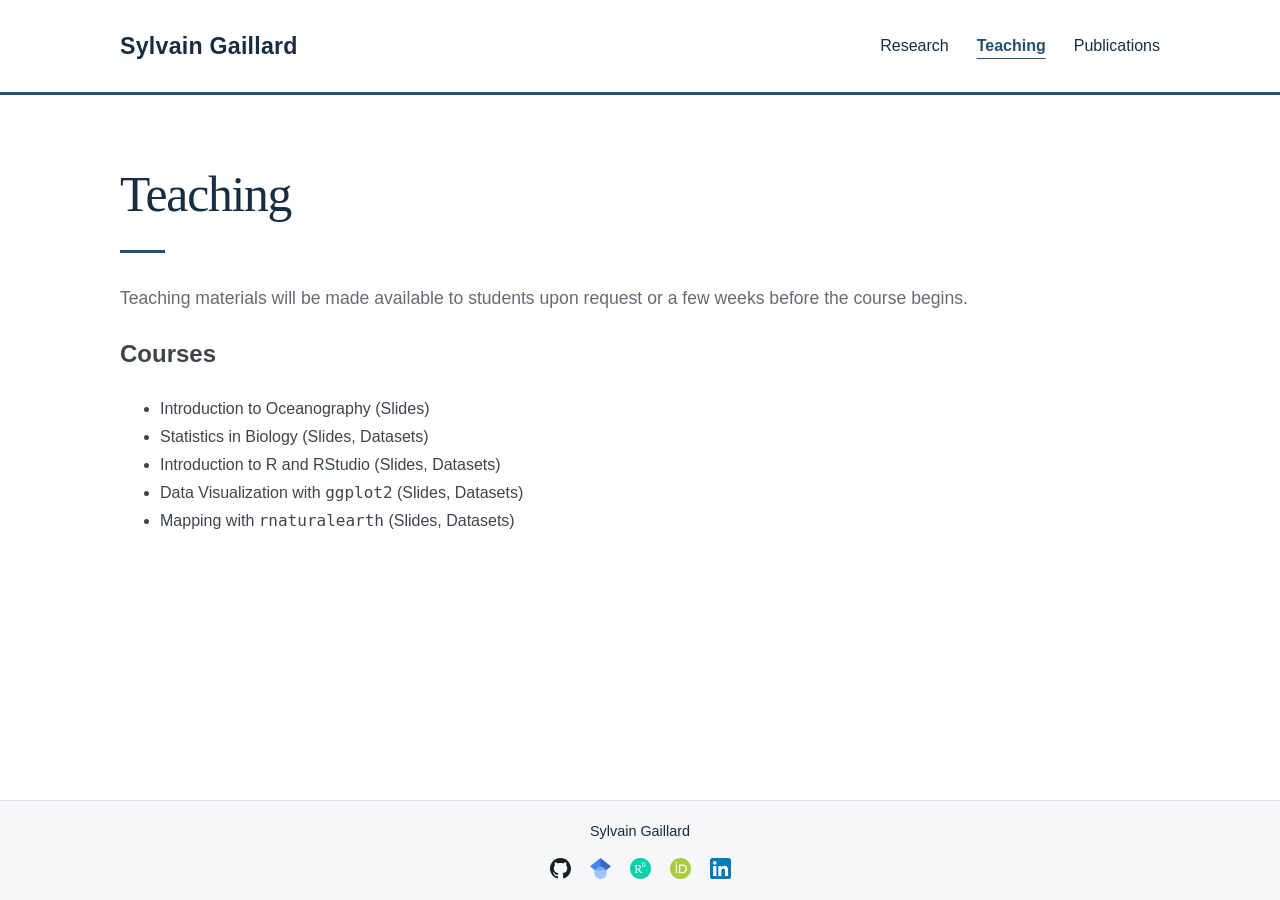
<file: teaching.html>
<!doctype html>
<html lang="en">
<head>
  <meta charset="utf-8">
  <meta name="viewport" content="width=device-width, initial-scale=1">
  <title>Teaching | Sylvain Gaillard</title>
  <meta name="description" content="Teaching by Sylvain Gaillard: oceanography, statistics for biology, R and RStudio, data visualization with ggplot2, and mapping.">
  <meta name="theme-color" content="#172d43">
  <link rel="canonical" href="https://sylvaingaillard44.github.io/teaching.html">
  <link rel="icon" type="image/svg+xml" href="assets/favicon.svg">
  <link rel="stylesheet" href="style.css">
</head>
<body>
  <a class="skip-link" href="#main">Skip to content</a>
  <header class="site-header">
    <div class="header-inner"><a class="site-name" href="./" aria-label="Sylvain Gaillard — home">Sylvain Gaillard</a><nav class="main-nav" aria-label="Main navigation"><a href="research.html">Research</a><a href="teaching.html" aria-current="page">Teaching</a><a href="publications.html">Publications</a></nav></div>
  </header>
  <main id="main" class="content-page">
    <h1>Teaching</h1>
    <div class="accent" aria-hidden="true"></div>
    <p>Teaching materials will be made available to students upon request or a few weeks before the course begins.</p>
    <h2>Courses</h2>
    <ul class="course-list">
      <li>Introduction to Oceanography (Slides)</li>
      <li>Statistics in Biology (Slides, Datasets)</li>
      <li>Introduction to R and RStudio (Slides, Datasets)</li>
      <li>Data Visualization with <code>ggplot2</code> (Slides, Datasets)</li>
      <li>Mapping with <code>rnaturalearth</code> (Slides, Datasets)</li>
    </ul>
  </main>
  <footer class="site-footer">
    <div class="footer-inner">
      <a class="footer-name" href="./">Sylvain Gaillard</a>
      <nav class="footer-social" aria-label="Social profiles">
        <a href="https://github.com/SylvainGaillard44" target="_blank" rel="noopener" aria-label="GitHub profile"><img src="assets/github.svg" alt="" width="22" height="22"></a>
        <a href="https://scholar.google.fr/citations?user=MmAtBHYAAAAJ&hl=en" target="_blank" rel="noopener" aria-label="Google Scholar profile"><img src="assets/Google_Scholar_logo.svg.webp" alt="" width="22" height="22"></a>
        <a href="https://www.researchgate.net/profile/Sylvain_Gaillard4" target="_blank" rel="noopener" aria-label="ResearchGate profile"><img src="assets/researchgate.svg" alt="" width="22" height="22"></a>
        <a href="https://orcid.org/0000-0001-5592-4460" target="_blank" rel="noopener" aria-label="ORCID profile"><img src="assets/orcid.svg" alt="" width="22" height="22"></a>
        <a href="https://www.linkedin.com/in/sylvain-gaillard-9b6319aa/" target="_blank" rel="noopener" aria-label="LinkedIn profile"><img src="assets/linkedin.svg" alt="" width="22" height="22"></a>
      </nav>
    </div>
  </footer>
</body>
</html>
</file>
<file: style.css>
:root{color-scheme:light;--navy:#172d43;--blue:#254e70;--text:#3c454e;--muted:#626c77;--line:#dce2e8;--paper:#fff;--back:#f5f7f9}
*{box-sizing:border-box}
html{font-size:16px}
body{margin:0;background:var(--paper);color:var(--text);font-family:-apple-system,BlinkMacSystemFont,"Segoe UI",Arial,sans-serif;line-height:1.75;min-height:100vh;display:flex;flex-direction:column;-webkit-font-smoothing:antialiased}
a{color:var(--blue);text-underline-offset:4px}
a:hover{color:#0c2338;text-decoration:underline}
a:focus-visible{outline:3px solid #7ba5c8;outline-offset:5px;border-radius:2px}
.skip-link{position:absolute;left:16px;top:-100px;background:white;padding:8px 16px;z-index:10}
.skip-link:focus{top:12px}
.site-header{background:var(--paper);border-bottom:3px solid var(--blue)}
.header-inner{max-width:1120px;margin:0 auto;padding:24px 40px}
.site-name{font-size:1.45rem;font-weight:600;letter-spacing:.01em;color:var(--navy);text-decoration:none}
.site-name:hover{color:var(--blue);text-decoration:none}
.layout{width:100%;max-width:1120px;margin:0 auto;display:grid;grid-template-columns:275px minmax(0,1fr);gap:76px;padding:70px 40px 86px;flex:1;align-items:start}
.portrait{display:block;width:100%;height:auto;aspect-ratio:1;object-fit:cover;object-position:center 37%;border-radius:3px}
.profile-details{padding-top:23px;font-size:.95rem}
.position{font-weight:600;color:var(--navy);margin:0 0 3px}
.affiliation{margin:0;line-height:1.65}
.location{color:var(--muted);margin:18px 0 5px}
.email{display:block;width:fit-content;max-width:100%;font-size:.9rem;overflow-wrap:anywhere}
.profile-links{border-top:1px solid var(--line);margin-top:24px;padding-top:16px;display:flex;flex-direction:column;align-items:flex-start;gap:7px}
.profile-links a{text-decoration:none}
.profile-links a:hover{text-decoration:underline}
.profile-links span{font-size:.9em;margin-left:4px;color:var(--muted)}
.eyebrow{font-size:.78rem;text-transform:uppercase;letter-spacing:.16em;font-weight:600;color:var(--muted);margin:0 0 9px}
h1{font-family:Georgia,"Times New Roman",serif;font-size:clamp(2.25rem,4vw,3.1rem);font-weight:400;line-height:1.2;letter-spacing:-.025em;color:var(--navy);margin:0}
.accent{width:45px;height:3px;background:var(--blue);margin:25px 0 30px}
.introduction>p:not(.eyebrow){font-size:1.1rem;line-height:1.9;margin:0 0 23px}
.site-footer{border-top:1px solid var(--line);color:var(--muted);background:var(--back);font-size:.85rem}
.site-footer div{max-width:1120px;margin:0 auto;padding:20px 40px}
.site-footer span{margin:0 9px}
@media(min-width:1500px){.layout{padding-top:90px}}
@media(max-width:800px){.layout{grid-template-columns:230px minmax(0,1fr);gap:36px;padding:45px 28px 60px}.header-inner,.site-footer div{padding-left:28px;padding-right:28px}.introduction>p:not(.eyebrow){font-size:1rem}}
@media(max-width:620px){.header-inner{padding:19px 24px}.site-name{font-size:1.25rem}.layout{display:flex;flex-direction:column;gap:40px;padding:32px 24px 50px}.profile{width:100%;display:grid;grid-template-columns:125px minmax(0,1fr);gap:20px;align-items:start}.profile-details{padding-top:0;font-size:.875rem}.portrait{aspect-ratio:1}.location{margin-top:12px}.email{font-size:.8rem}.profile-links{margin-top:15px;padding-top:12px;gap:6px}.introduction{width:100%}.accent{margin:20px 0 24px}.site-footer div{padding:18px 24px}}
@media(max-width:360px){.profile{grid-template-columns:100px minmax(0,1fr);gap:15px}.layout{padding-left:18px;padding-right:18px}}

.header-inner{display:flex;align-items:center;justify-content:space-between;gap:20px;flex-wrap:wrap}
.main-nav{display:flex;align-items:center;gap:28px;flex-wrap:wrap}
.main-nav a{color:var(--navy);text-decoration:none;font-size:1rem;padding:8px 0}
.main-nav a:hover,.main-nav a[aria-current="page"]{color:var(--blue);text-decoration:underline;text-underline-offset:7px}
.main-nav a[aria-current="page"]{font-weight:600}
.content-page{width:100%;max-width:1120px;margin:0 auto;padding:70px 40px 86px;flex:1}
.content-page p{font-size:1.1rem;color:var(--muted)}
@media(max-width:800px){.content-page{padding:45px 28px 60px}.main-nav{gap:20px}}
@media(max-width:620px){.header-inner{gap:10px}.main-nav{width:100%;gap:24px}.main-nav a{font-size:.95rem}.content-page{padding:32px 24px 50px}}


/* Publications */
.publication-intro{max-width:720px;margin:0 0 38px;color:var(--muted)}
.publication-list{max-width:900px;border-top:1px solid var(--line)}
.publication-entry{padding:27px 0 28px;border-bottom:1px solid var(--line)}
.publication-title{margin:0 0 9px;color:var(--navy);font-family:Georgia,"Times New Roman",serif;font-size:1.22rem;font-weight:400;line-height:1.48;letter-spacing:-.005em}
.publications-page .publication-journal,.publications-page .publication-authors,.publications-page .publication-links{margin:5px 0;font-size:.98rem;line-height:1.7;color:var(--text)}
.publications-page .publication-journal{color:var(--muted)}
.publications-page .publication-links{font-size:.94rem}
.publication-links a{text-decoration-thickness:1px}
.link-separator{color:var(--muted);margin:0 5px}
@media(max-width:620px){.publication-intro{margin-bottom:28px}.publication-entry{padding:22px 0}.publication-title{font-size:1.12rem}.publications-page .publication-journal,.publications-page .publication-authors,.publications-page .publication-links{font-size:.93rem}.link-separator{display:block;height:3px;font-size:0}}

/* Centered site footer with profile links */
.site-footer .footer-inner{
  max-width:1120px;
  margin:0 auto;
  padding:18px 40px;
  display:flex;
  flex-direction:column;
  align-items:center;
  justify-content:center;
  gap:10px;
  text-align:center;
}
.footer-name{
  color:var(--navy);
  text-decoration:none;
  font-size:.9rem;
}
.footer-name:hover,
.footer-name:focus-visible{
  text-decoration:underline;
}
.footer-social{
  display:flex;
  align-items:center;
  justify-content:center;
  gap:12px;
}
.footer-social a{
  display:inline-flex;
  width:28px;
  height:28px;
  align-items:center;
  justify-content:center;
  border-radius:50%;
  text-decoration:none;
  transition:opacity .15s ease, transform .15s ease;
}
.footer-social img{
  display:block;
  width:21px;
  height:21px;
  object-fit:contain;
}
.footer-social a:hover,
.footer-social a:focus-visible{
  opacity:.72;
  transform:translateY(-1px);
}
@media(max-width:620px){
  .site-footer .footer-inner{padding:16px 24px}
}

/* Research overview */
.research-introduction{
  max-width:1000px;
}
.research-introduction::after{
  content:"";
  display:block;
  clear:both;
}
.research-introduction p{
  margin:0 0 20px;
  color:var(--text);
  font-size:1.05rem;
  line-height:1.85;
}
.research-intro-figure{
  float:right;
  width:min(34%,320px);
  margin:0 0 24px 42px;
}
.research-intro-figure img{
  display:block;
  width:100%;
  height:auto;
  border:1px solid var(--line);
}
.research-intro-figure figcaption{
  margin-top:9px;
  color:var(--muted);
  font-size:.78rem;
  line-height:1.5;
}
@media(max-width:760px){
  .research-intro-figure{
    float:none;
    width:100%;
    max-width:320px;
    margin:0 auto 28px;
  }
}


/* Gulf of Maine ESP study */
.research-divider{
  border:0;
  border-top:1px solid var(--line);
  margin:56px 0 48px;
}
.research-project{
  max-width:1000px;
}
.research-project h2{
  margin:0 0 22px;
  color:var(--navy);
  font-family:Georgia,"Times New Roman",serif;
  font-size:clamp(1.65rem,2.5vw,2.15rem);
  font-weight:400;
  line-height:1.3;
}
.research-project-layout{
  display:grid;
  grid-template-columns:minmax(0,1fr) 285px;
  gap:42px;
  align-items:start;
}
.research-project-text p{
  margin:0 0 20px;
  color:var(--text);
  font-size:1.05rem;
  line-height:1.85;
}
.research-project sup{
  font-size:.7em;
  line-height:0;
}
.research-figures{
  display:flex;
  flex-direction:column;
  align-items:center;
  gap:28px;
}
.research-figure{
  width:100%;
  margin:0;
}
.research-figure img{
  display:block;
  width:100%;
  height:auto;
  border:1px solid var(--line);
}
.research-figure figcaption{
  margin-top:8px;
  color:var(--muted);
  font-size:.76rem;
  line-height:1.45;
}
.research-figure-diagram{
  max-width:205px;
}
@media(max-width:760px){
  .research-divider{margin:42px 0 36px}
  .research-project-layout{grid-template-columns:1fr;gap:24px}
  .research-figures{width:100%;max-width:420px;margin:0 auto}
  .research-figure-diagram{max-width:200px}
}

/* Homepage meeting booking */
.meeting-button{display:inline-block;max-width:100%;margin-top:16px;padding:9px 16px;border:1px solid var(--blue);border-radius:4px;background:var(--blue);color:#fff;font-size:.9rem;font-weight:600;line-height:1.5;text-align:center;text-decoration:none}
.meeting-button:hover{background:var(--navy);border-color:var(--navy);color:#fff;text-decoration:none}

/* Homepage landscape photograph */
.introduction{min-width:0}
.home-landscape{width:100%;max-width:100%;margin:32px 0 0}
.home-landscape img{display:block;width:100%;max-width:100%;height:auto;border-radius:3px}
.home-landscape figcaption{margin-top:8px;color:var(--muted);font-size:.85rem;line-height:1.5}
</file>
